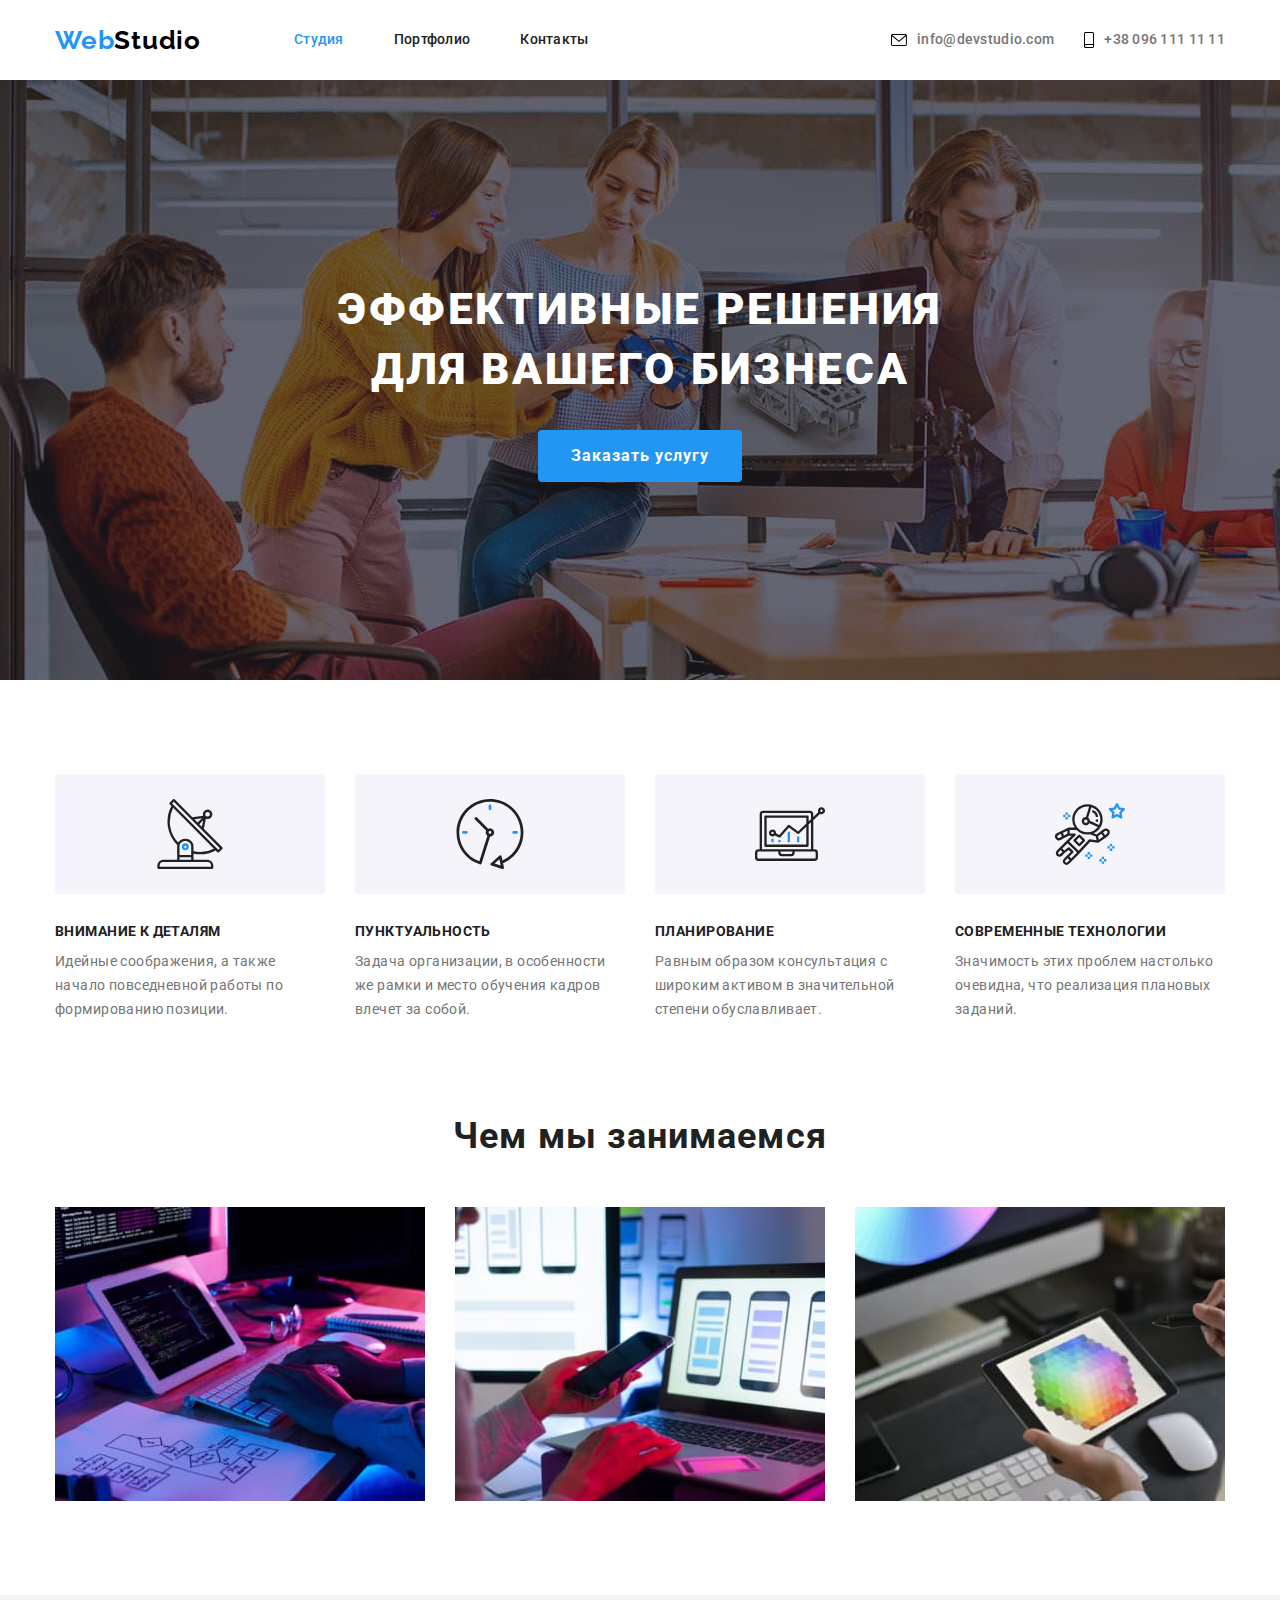
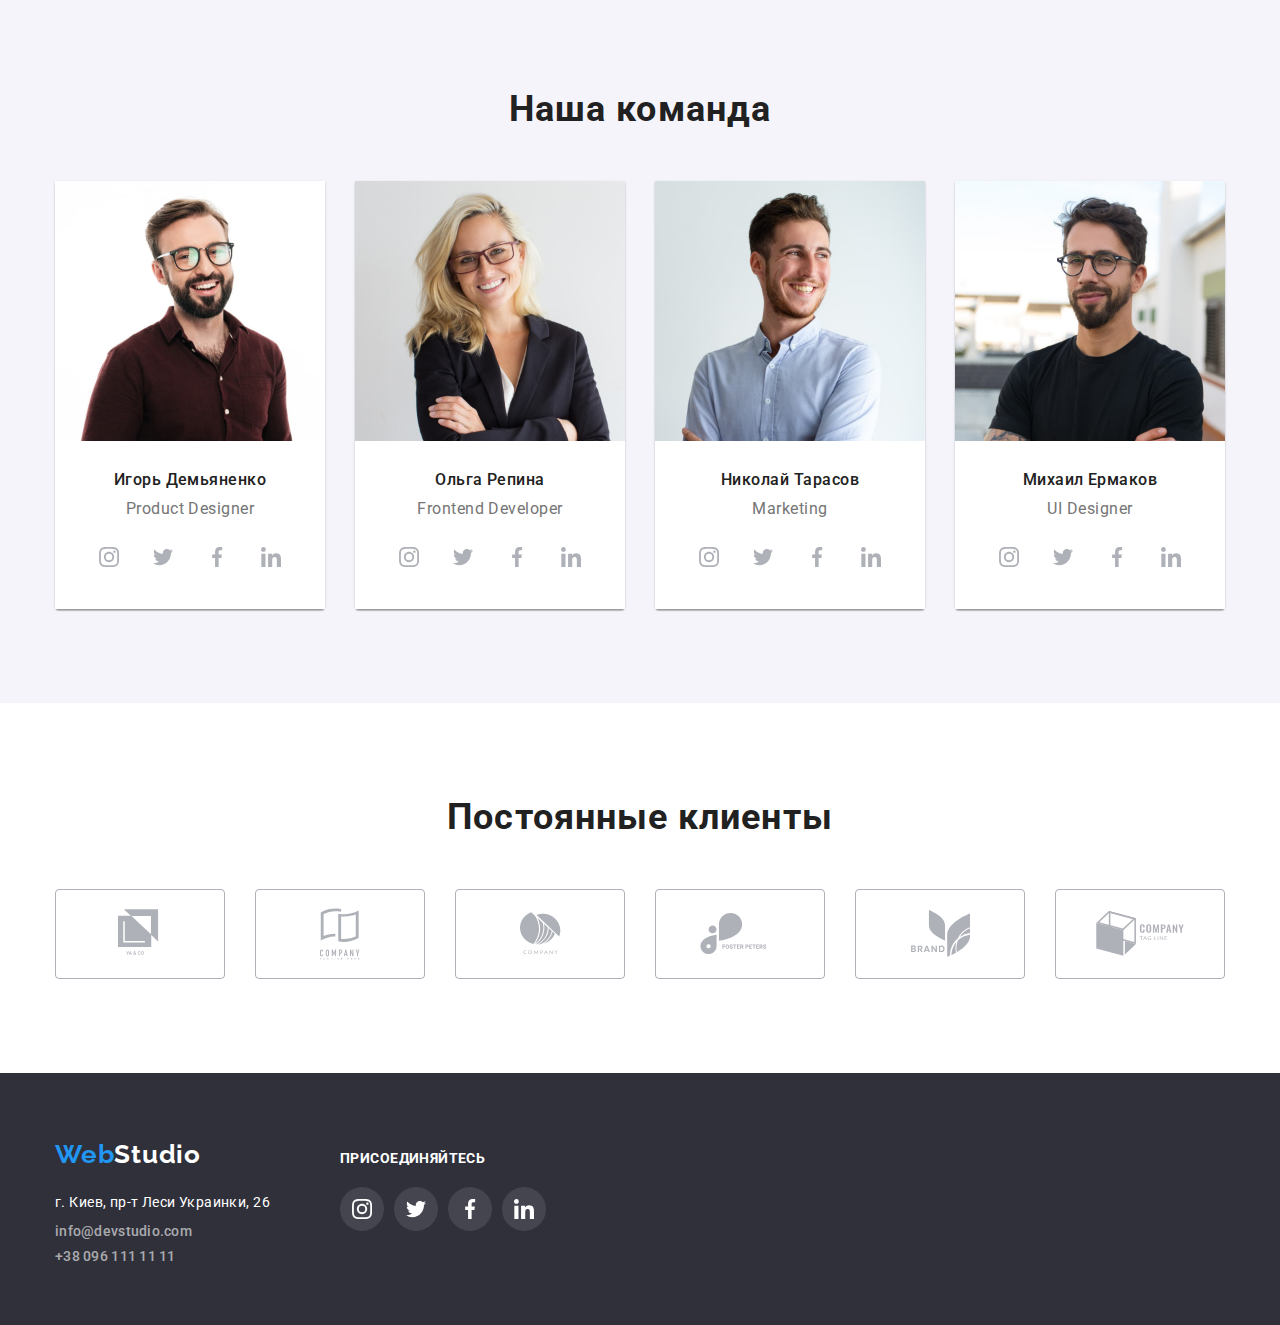
<file: index.html>
<!DOCTYPE html>
<html lang="ru">

<head>
    <meta charset="UTF-8">
    <meta name="viewport" content="width=device-width, initial-scale=1.0">
    <title>Студия</title>
    <link
        href="https://fonts.googleapis.com/css2?family=Raleway:wght@700&family=Roboto:wght@400;500;700;900&display=swap"
        rel="stylesheet">
    <link rel="stylesheet"
        href="https://cdnjs.cloudflare.com/ajax/libs/modern-normalize/1.0.0/modern-normalize.min.css" />
    <link rel="stylesheet" href="./css/common.css">
    <link rel="stylesheet" href="./css/main.css">
</head>

<body class="body">
    <!-- Шапка -->
    <header class="header">
        <div class="container">
            <div class="main-header">
                <nav class="main-nav">
                    <a href="./index.html" class="logo"><span class="logo-web">Web</span>Studio</a>
                    <ul class="site-nav list">
                        <li class="item"><a href="" class="link current">Студия</a></li>
                        <li class="item"><a href="./portfolio.html" class="link">Портфолио</a></li>
                        <li class="item"><a href="#address" class="link">Контакты</a></li>
                    </ul>
                </nav>
                <ul class="header-item list">
                    <li class="item">
                        <a class="link" href="mailto:info@devstudio.com">
                            <svg class="link-icon" width="16" height="12">
                                <use href="./images/sprite.svg#icon-envelope"></use>
                            </svg>
                            info@devstudio.com</a>
                    </li>
                    <li class="item">
                        <a class="link" href="tel:+380961111111">
                            <svg class="link-icon" width="10" height="16">
                                <use href="./images/sprite.svg#icon-smartphone"></use>
                            </svg>
                            +38 096 111 11 11</a>
                    </li>
                </ul>
            </div>
        </div>
    </header>


    <main>
        <!-- Герой -->
        <section class="hero overlay">
            <div class="container">
                <h1 class="title">Эффективные решения для вашего бизнеса</h1>
                <a href="" class="button primary">Заказать услугу</a>
            </div>
        </section>


        <!-- Описание преимуществ -->
        <section class="feature">
            <div class="container">
                <ul class="list">
                    <li class="list-item">
                        <div class="feature-item">
                            <svg class="feature-icon" width="70" height="70">
                                <use href="./images/sprite.svg#icon-antenna-1"></use>
                            </svg></div>
                        <h2 class="title ">Внимание к деталям</h2>
                        <p class="text ">Идейные соображения, а также начало повседневной работы по формированию
                            позиции.</p>
                    </li>
                    <li class="list-item">
                        <div class="feature-item">
                            <svg class="feature-icon" width="70" height="70">
                                <use href="./images/sprite.svg#icon-clock-1"></use>
                            </svg></div>
                        <h2 class="title">Пунктуальность</h2>
                        <p class="text">Задача организации, в особенности же рамки и место обучения кадров влечет за
                            собой.</p>
                    </li>
                    <li class="list-item">
                        <div class="feature-item">
                            <svg class="feature-icon" width="70" height="70">
                                <use href="./images/sprite.svg#icon-diagram-1"></use>
                            </svg></div>
                        <h2 class="title">Планирование</h2>
                        <p class="text">Равным образом консультация с широким активом в значительной степени
                            обуславливает.</p>
                    </li>
                    <li class="list-item">
                        <div class="feature-item">
                            <svg class="feature-icon" width="70" height="70">
                                <use href="./images/sprite.svg#icon-astronaut"></use>
                            </svg></div>
                        <h2 class="title">Современные технологии</h2>
                        <p class="text">Значимость этих проблем настолько очевидна, что реализация плановых заданий.
                        </p>
                    </li>
                </ul>
            </div>
        </section>

        <!-- Чем мы занимаемся -->
        <section class="work">
            <div class="container">
                <h2 class="title">Чем мы занимаемся</h2>
                <ul class="work-item list">
                    <li class="work-list"><img src="./images/img-4.jpg" class="link"
                            alt="человек печатает на клавиатуре" width="370" height="294"></li>
                    <li class="work-list"><img src="./images/img-5.jpg" class="link"
                            alt="человек держит телефон в руках и смотрит на монитор" width="370" height="294"></li>
                    <li class="work-list"><img src="./images/img-6.jpg" class="link"
                            alt="человек держит в руках планшет" width="370" height="294"></li>
                </ul>
            </div>
        </section>

        <!-- Наша команда -->
        <section class="team">
            <div class="container">
                <h2 class="team-title">Наша команда</h2>
                <ul class="list">
                    <li class="team-list">
                        <div class="team-item">
                            <img src="./images/igor.jpg" class="link" alt="мужчина в очках улыбается" width="270"
                                height="260">
                            <div class="content">
                                <h3 class="title">Игорь Демьяненко</h3>
                                <p class="text">Product Designer</p>
                            </div>
                            <ul class="social-item list">
                                <li class="social-list">
                                    <a class="social-link" href="https://www.Instagram.com/" target="_blank"
                                        rel="noopener noreferer" aria-label="instagram">
                                        <svg class="social-icon">
                                            <use href="./images/sprite.svg#icon-instagram"></use>
                                        </svg>
                                    </a>
                                </li>
                                <li class="social-list">
                                    <a class="social-link" href="https://www.Twitter.com/" target="_blank"
                                        rel="noopener noreferer" aria-label="twitter">
                                        <svg class="social-icon">
                                            <use href="./images/sprite.svg#icon-twitter"></use>
                                        </svg>
                                    </a>
                                </li>
                                <li class="social-list">
                                    <a class="social-link" href="https://www.Facebook.com/" target="_blank"
                                        rel="noopener noreferer" aria-label="facebook">
                                        <svg class="social-icon">
                                            <use href="./images/sprite.svg#icon-facebook"></use>
                                        </svg>
                                    </a>
                                </li>
                                <li class="social-list">
                                    <a class="social-link" href="https://www.LinkedIn.com/" target="_blank"
                                        rel="noopener noreferer" aria-label="linedin">
                                        <svg class="social-icon">
                                            <use href="./images/sprite.svg#icon-linkedin"></use>
                                        </svg>
                                    </a>
                                </li>
                            </ul>
                        </div>
                    </li>
                    <li class="team-list">
                        <div class="team-item">
                            <img src="./images/olga.jpg" class="link" alt="женщина в очках улыбается" width="270"
                                height="260">
                            <div class="content">
                                <h3 class="title">Ольга Репина</h3>
                                <p class="text">Frontend Developer</p>
                            </div>
                            <ul class="social-item list">
                                <li class="social-list">
                                    <a class="social-link" href="https://www.Instagram.com/" target="_blank"
                                        rel="noopener noreferer" aria-label="instagram">
                                        <svg class="social-icon">
                                            <use href="./images/sprite.svg#icon-instagram"></use>
                                        </svg>
                                    </a>
                                </li>
                                <li class="social-list">
                                    <a class="social-link" href="https://www.Twitter.com/" target="_blank"
                                        rel="noopener noreferer" aria-label="twitter">
                                        <svg class="social-icon">
                                            <use href="./images/sprite.svg#icon-twitter"></use>
                                        </svg>
                                    </a>
                                </li>
                                <li class="social-list">
                                    <a class="social-link" href="https://www.Facebook.com/" target="_blank"
                                        rel="noopener noreferer" aria-label="facebook">
                                        <svg class="social-icon">
                                            <use href="./images/sprite.svg#icon-facebook"></use>
                                        </svg>
                                    </a>
                                </li>
                                <li class="social-list">
                                    <a class="social-link" href="https://www.LinkedIn.com/" target="_blank"
                                        rel="noopener noreferer" aria-label="linedin">
                                        <svg class="social-icon">
                                            <use href="./images/sprite.svg#icon-linkedin"></use>
                                        </svg>
                                    </a>
                                </li>
                            </ul>
                        </div>
                    </li>
                    <li class="team-list">
                        <div class="team-item">
                            <img src="./images/nikolai.jpg" class="link" alt="мужчина смотрит в сторону" width="270"
                                height="260">
                            <div class="content">
                                <h3 class="title">Николай Тарасов</h3>
                                <p class="text">Marketing</p>
                            </div>
                            <ul class="social-item list">
                                <li class="social-list">
                                    <a class="social-link" href="https://www.Instagram.com/" target="_blank"
                                        rel="noopener noreferer" aria-label="instagram">
                                        <svg class="social-icon">
                                            <use href="./images/sprite.svg#icon-instagram"></use>
                                        </svg>
                                    </a>
                                </li>
                                <li class="social-list">
                                    <a class="social-link" href="https://www.Twitter.com/" target="_blank"
                                        rel="noopener noreferer" aria-label="twitter">
                                        <svg class="social-icon">
                                            <use href="./images/sprite.svg#icon-twitter"></use>
                                        </svg>
                                    </a>
                                </li>
                                <li class="social-list">
                                    <a class="social-link" href="https://www.Facebook.com/" target="_blank"
                                        rel="noopener noreferer" aria-label="facebook">
                                        <svg class="social-icon">
                                            <use href="./images/sprite.svg#icon-facebook"></use>
                                        </svg>
                                    </a>
                                </li>
                                <li class="social-list">
                                    <a class="social-link" href="https://www.LinkedIn.com/" target="_blank"
                                        rel="noopener noreferer" aria-label="linedin">
                                        <svg class="social-icon">
                                            <use href="./images/sprite.svg#icon-linkedin"></use>
                                        </svg>
                                    </a>
                                </li>
                            </ul>
                        </div>
                    </li>
                    <li class="team-list">
                        <div class="team-item">
                            <img src="./images/mihail.jpg" class="link" alt="мужчина в очках улыбается" width="270"
                                height="260">
                            <div class="content">
                                <h3 class="title">Михаил Ермаков</h3>
                                <p class="text">UI Designer</p>
                            </div>
                            <ul class="social-item list">
                                <li class="social-list">
                                    <a class="social-link" href="https://www.instagram.com/" target="_blank"
                                        rel="noopener noreferer" aria-label="instagram">
                                        <svg class="social-icon">
                                            <use href="./images/sprite.svg#icon-instagram"></use>
                                        </svg>
                                    </a>
                                </li>
                                <li class="social-list">
                                    <a class="social-link" href="https://www.twitter.com/" target="_blank"
                                        rel="noopener noreferer" aria-label="twitter">
                                        <svg class="social-icon">
                                            <use href="./images/sprite.svg#icon-twitter"></use>
                                        </svg>
                                    </a>
                                </li>
                                <li class="social-list">
                                    <a class="social-link" href="https://www.facebook.com/" target="_blank"
                                        rel="noopener noreferer" aria-label="facebook">
                                        <svg class="social-icon">
                                            <use href="./images/sprite.svg#icon-facebook"></use>
                                        </svg>
                                    </a>
                                </li>
                                <li class="social-list">
                                    <a class="social-link" href="https://www.linkedIn.com/" target="_blank"
                                        rel="noopener noreferer" aria-label="linedin">
                                        <svg class="social-icon">
                                            <use href="./images/sprite.svg#icon-linkedin"></use>
                                        </svg>
                                    </a>
                                </li>
                            </ul>
                        </div>
                    </li>
                </ul>
            </div>
        </section>


        <!-- Постоянные клиенты -->
        <section class="clients">
            <div class="container">
                <h2 class="clients-title">Постоянные клиенты</h2>
                <div class="">
                    <ul class="list icon-list">
                        <li class="icon-title">
                            <a class="link-clients" href="">
                                <svg class="icon-clients" width="44.3" height="49.2">
                                    <use href="./images/sprite.svg#icon-logo1"></use>
                                </svg>
                            </a>
                        </li>
                        <li class="icon-title">
                            <a class="link-clients" href="">
                                <svg class="icon-clients" width="40" height="52">
                                    <use href="./images/sprite.svg#icon-logo2"></use>
                                </svg>
                            </a>
                        </li>
                        <li class="icon-title">
                            <a class="link-clients" href="">
                                <svg class="icon-clients" width="41" height="42.6">
                                    <use href="./images/sprite.svg#icon-logo3"></use>
                                </svg>
                            </a>
                        </li>
                        <li class="icon-title">
                            <a class="link-clients" href="">
                                <svg class="icon-clients" width="79.7" height="42">
                                    <use href="./images/sprite.svg#icon-logo4"></use>
                                </svg>
                            </a>
                        </li>
                        <li class="icon-title">
                            <a class="link-clients" href="">
                                <svg class="icon-clients" width="59" height="47">
                                    <use href="./images/sprite.svg#icon-logo5"></use>
                                </svg>
                            </a>
                        </li>
                        <li class="icon-title">
                            <a class="link-clients" href="">
                                <svg class="icon-clients" width="88.5" height="45.4">
                                    <use href="./images/sprite.svg#icon-logo6"></use>
                                </svg>
                            </a>
                        </li>
                    </ul>
                </div>
            </div>
        </section>
    </main>
    <!-- Подвал -->
    <footer class="footer">
            <div class="container container-icon">
                <div>
                    <div class="footer-logo">
                        <a href="./index.html" class="logo-footer"><span class="logo-web">Web</span>Studio</a>
                    </div>
                    <address class="address" id="address">
                        г. Киев, пр-т Леси Украинки, 26 <br>
                        <div class="mail">
                            <a href="mailto:info@devstudio.com" class="link">info@devstudio.com</a>
                        </div>
                        <div class="tel">
                            <a href="tel:+380961111111" class="link">+38 096 111 11 11</a>
                        </div>
                    </address>
                </div>

                <div class="footer-icon">
                    <h2 class="footer-title">ПРИСОЕДИНЯЙТЕСЬ</h2>
                    <ul class="list footer-item">
                        <li class="footer-list">
                            <a class="footer-link" href="https://www.instagram.com/" target="_blank"
                                rel="noopener noreferer" aria-label="instagram">
                                <svg class="footer-svg">
                                    <use href="./images/sprite.svg#icon-instagram"></use>
                                </svg>
                            </a>
                        </li>
                        <li class="footer-list">
                            <a class="footer-link" href="https://www.twitter.com/" target="_blank"
                                rel="noopener noreferer" aria-label="twitter">
                                <svg class="footer-svg">
                                    <use href="./images/sprite.svg#icon-twitter"></use>
                                </svg>
                            </a>
                        </li>
                        <li class="footer-list">
                            <a class="footer-link" href="https://www.facebook.com/" target="_blank"
                                rel="noopener noreferer" aria-label="facebook">
                                <svg class="footer-svg">
                                    <use href="./images/sprite.svg#icon-facebook"></use>
                                </svg>
                            </a>
                        </li>
                        <li class="footer-list">
                            <a class="footer-link" href="https://www.linkedin.com/" target="_blank"
                                rel="noopener noreferer" aria-label="linkedin">
                                <svg class="footer-svg">
                                    <use href="./images/sprite.svg#icon-linkedin"></use>
                                </svg>
                            </a>
                        </li>
                    </ul>
                </div>
            </div>
    </footer>

</body>

</html>
</file>
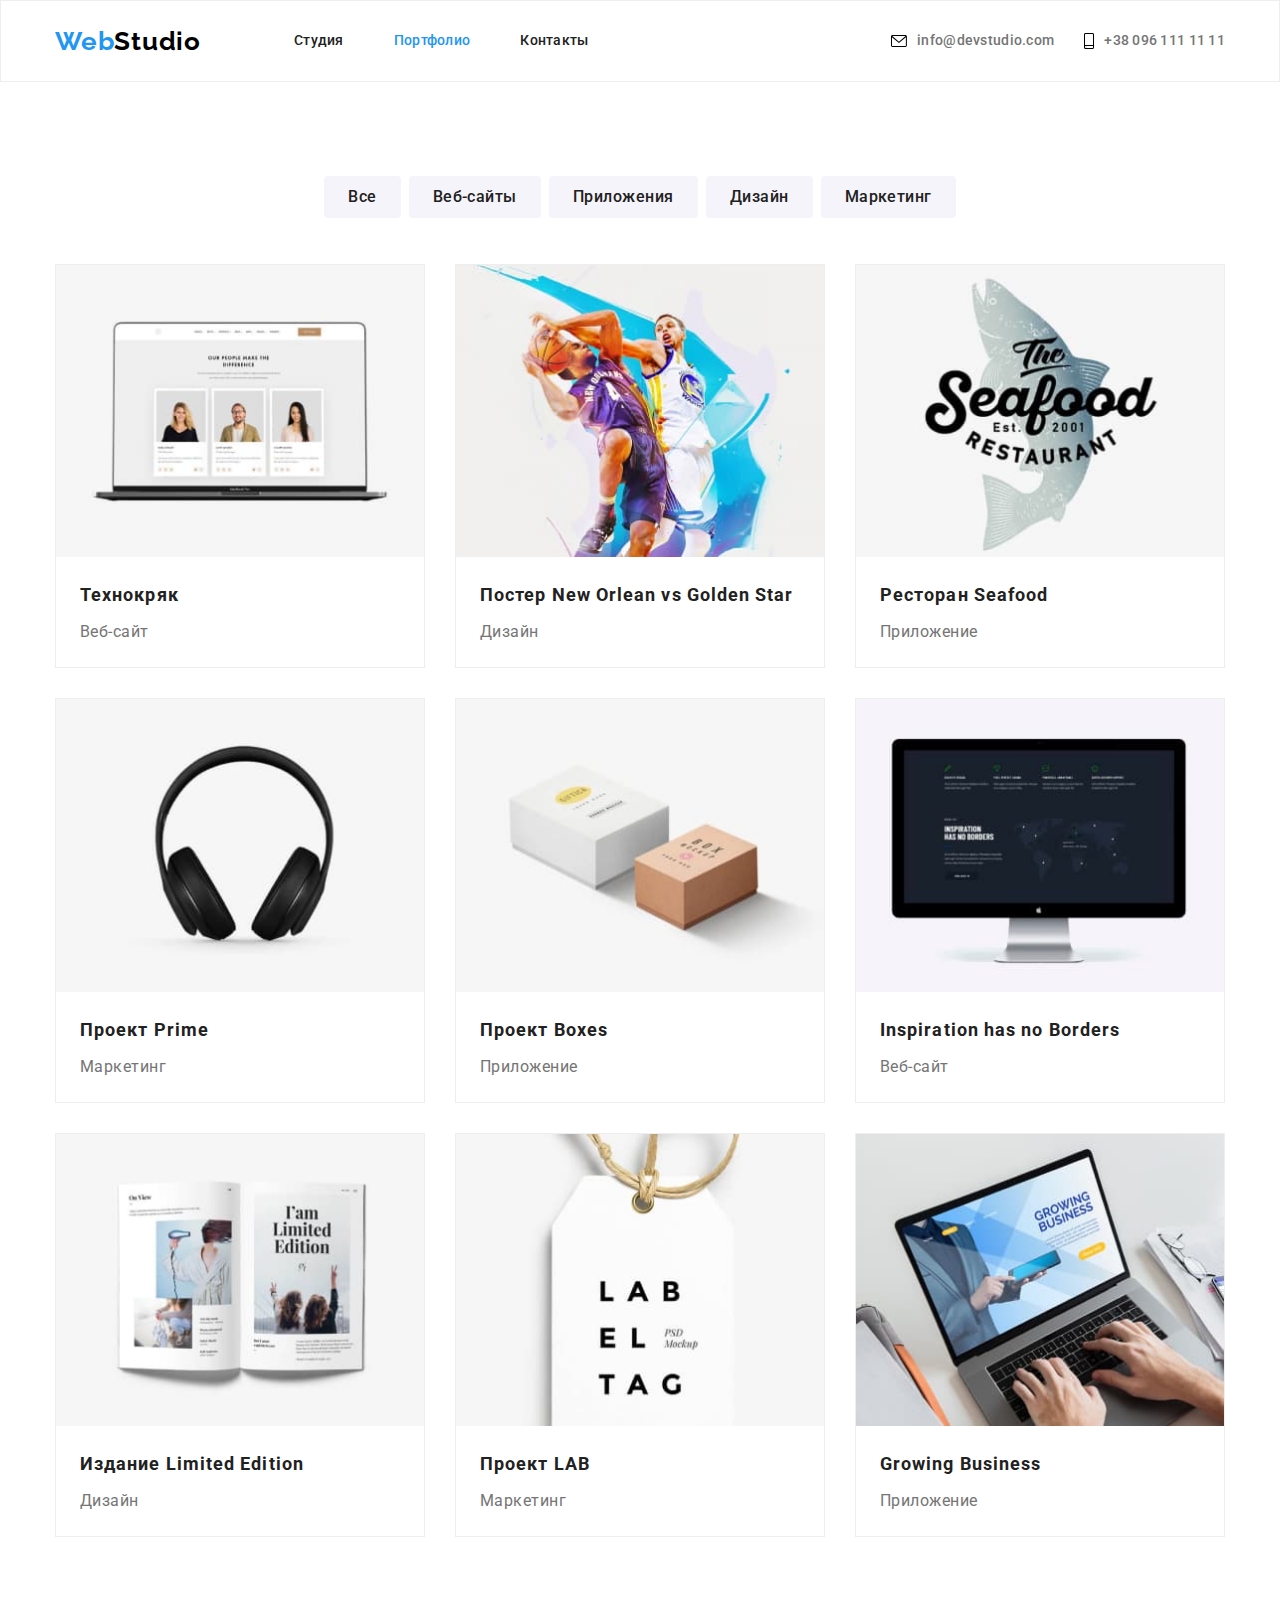
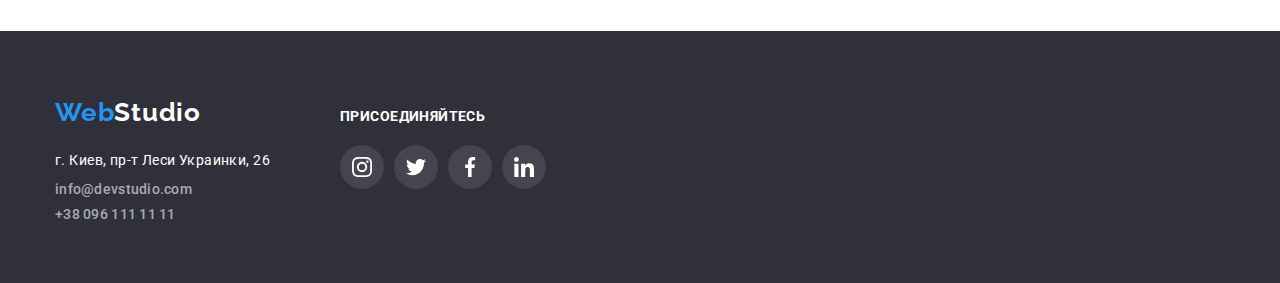
<file: portfolio.html>
<!DOCTYPE html>
<html lang="ru">

<head>
    <meta charset="UTF-8">
    <meta name="viewport" content="width=device-width, initial-scale=1.0">
    <title>Портфолио</title>
    <link
        href="https://fonts.googleapis.com/css2?family=Raleway:wght@700&family=Roboto:wght@400;500;700;900&display=swap"
        rel="stylesheet">
    <link rel="stylesheet"
        href="https://cdnjs.cloudflare.com/ajax/libs/modern-normalize/1.0.0/modern-normalize.min.css" />
    <link rel="stylesheet" href="./css/common.css">
    <link rel="stylesheet" href="./css/portfolio.css">
</head>

<body class="body">
    <!-- Шапка -->
    <header class="header">
        <div class="container">
            <div class="main-header">
                <nav class="main-nav">
                    <a href="./index.html" class="logo"><span class="logo-web">Web</span>Studio</a>
                    <ul class="site-nav list">
                        <li class="item"><a href="./index.html" class="link">Студия</a></li>
                        <li class="item"><a href="./portfolio.html" class="link current">Портфолио</a></li>
                        <li class="item"><a href="#address" class="link">Контакты</a></li>
                    </ul>
                </nav>
                <ul class="header-item list">
                    <li class="item">
                        <a class="link" href="mailto:info@devstudio.com">
                            <svg class="link-icon" width="16" height="12">
                                <use href="./images/sprite.svg#icon-envelope"></use>
                            </svg>
                            info@devstudio.com</a>
                    </li>
                    <li class="item">
                        <a class="link" href="tel:+380961111111">
                            <svg class="link-icon" width="10" height="16">
                                <use href="./images/sprite.svg#icon-smartphone"></use>
                            </svg>
                            +38 096 111 11 11</a>
                    </li>
                </ul>
            </div>
        </div>
    </header>

    <main>
        <!-- Проекты -->
        <section class="project">
            <div class="container">
                <h1 hidden>Проекты</h1>
                <div class="button-project">
                    <ul class="project-list list">
                        <li class="project-btn"><button type="button" class="button secondary">Все</button></li>
                        <li class="project-btn"><button type="button" class="button secondary">Веб-сайты</button></li>
                        <li class="project-btn"><button type="button" class="button secondary">Приложения</button></li>
                        <li class="project-btn"><button type="button" class="button secondary">Дизайн</button></li>
                        <li class="project-btn"><button type="button" class="button secondary">Маркетинг</button></li>
                    </ul>
                </div>
                <ul class="content list">
                    <li class="main-list">
                        <div class="project-img">
                            <img src="./images/img-7.jpg" width="370" height="294" alt="открытый лаптоп">
                            <div class="button-list">
                                <h2 class="title">Технокряк</h2>
                                <p class="text">Веб-сайт</p>
                            </div>
                        </div>
                    </li>
                    <li class="main-list">
                        <div class="project-img">
                            <img src="./images/img-8.jpg" width="370" height="294" alt="двое мужчин играют в баскетбол">
                            <div class="button-list">
                                <h2 class="title">Постер New Orlean vs Golden Star</h2>
                                <p class="text">Дизайн</p>
                            </div>
                        </div>
                    </li>
                    <li class="main-list">
                        <div class="project-img">
                            <img src="./images/img-9.jpg" width="370" height="294" alt="логотип ресторана">
                            <div class="button-list">
                                <h2 class="title">Ресторан Seafood</h2>
                                <p class="text">Приложение</p>
                            </div>
                        </div>
                    </li>
                    <li class="main-list">
                        <div class="project-img">
                            <img src="./images/img-10.jpg" width="370" height="294" alt="наушники">
                            <div class="button-list">
                                <h2 class="title">Проект Prime</h2>
                                <p class="text">Маркетинг</p>
                            </div>
                        </div>
                    </li>
                    <li class="main-list">
                        <div class="project-img">
                            <img src="./images/img-11.jpg" width="370" height="294" alt="две коробочки">
                            <div class="button-list">
                                <h2 class="title">Проект Boxes</h2>
                                <p class="text">Приложение</p>
                            </div>
                        </div>
                    </li>
                    <li class="main-list">
                        <div class="project-img">
                            <img src="./images/img-12.jpg" width="370" height="294" alt="монитор">
                            <div class="button-list">
                                <h2 class="title">Inspiration has no Borders</h2>
                                <p class="text">Веб-сайт</p>
                            </div>
                        </div>
                    </li>
                    <li class="main-list">
                        <div class="project-img">
                            <img src="./images/img-13.jpg" width="370" height="294" alt="открытая книга">
                            <div class="button-list">
                                <h2 class="title">Издание Limited Edition</h2>
                                <p class="text">Дизайн</p>
                            </div>
                        </div>
                    </li>
                    <li class="main-list">
                        <div class="project-img">
                            <img src="./images/img-14.jpg" width="370" height="294" alt="подвеска рекламы">
                            <div class="button-list">
                                <h2 class="title">Проект LAB</h2>
                                <p class="text">Маркетинг</p>
                            </div>
                        </div>
                    </li>
                    <li class="main-list">
                        <div class="project-img">
                            <img src="./images/img-15.jpg" width="370" height="294" alt="руки на лаптопе">
                            <div class="button-list">
                                <h2 class="title">Growing Business</h2>
                                <p class="text">Приложение</p>
                            </div>
                        </div>
                    </li>
                </ul>
            </div>

        </section>
    </main>

    <!-- Подвал -->
    <footer class="footer">
        <div class="container container-icon">
            <div>
                <div class="footer-logo">
                    <a href="./index.html" class="logo-footer"><span class="logo-web">Web</span>Studio</a>
                </div>
                    <address class="address" id="address">
                        г. Киев, пр-т Леси Украинки, 26 <br>
                        <div class="mail">
                            <a href="mailto:info@devstudio.com" class="link">info@devstudio.com</a>
                        </div>
                        <div class="tel">
                            <a href="tel:+380961111111" class="link">+38 096 111 11 11</a>
                        </div>
                    </address>
            </div>

            <div class="footer-icon">
                <h2 class="footer-title">ПРИСОЕДИНЯЙТЕСЬ</h2>
                <ul class="list footer-item">
                    <li class="footer-list">
                        <a class="footer-link" href="https://www.instagram.com/" target="_blank"
                            rel="noopener noreferer" aria-label="instagram">
                            <svg class="footer-svg">
                                <use href="./images/sprite.svg#icon-instagram"></use>
                            </svg>
                        </a>
                    </li>
                    <li class="footer-list">
                        <a class="footer-link" href="https://www.twitter.com/" target="_blank" rel="noopener noreferer"
                            aria-label="twitter">
                            <svg class="footer-svg">
                                <use href="./images/sprite.svg#icon-twitter"></use>
                            </svg>
                        </a>
                    </li>
                    <li class="footer-list">
                        <a class="footer-link" href="https://www.facebook.com/" target="_blank" rel="noopener noreferer"
                            aria-label="facebook">
                            <svg class="footer-svg">
                                <use href="./images/sprite.svg#icon-facebook"></use>
                            </svg>
                        </a>
                    </li>
                    <li class="footer-list">
                        <a class="footer-link" href="https://www.linkedin.com/" target="_blank" rel="noopener noreferer"
                            aria-label="linkedin">
                            <svg class="footer-svg">
                                <use href="./images/sprite.svg#icon-linkedin"></use>
                            </svg>
                        </a>
                    </li>
                </ul>
            </div>
        </div>
    </footer>
</body>

</html>
</file>
<file: css/common.css>
:root {
    --primary-text-color: #757575;
    --title-text-color: #212121;
    --accent-color: #2196F3;
    --button-color: #FFFFFF;
    --primary-br-color:#FFFFFF;
    --secondary-br-color:#F5F4FA;
    --footer-br-color: #2F303A;
}




/* основной цвет текста #757575 */
/* вторичный цвет текста #212121 */
/* акцент #2196F3 */
/* кнопка #FFFFFF */
/* первичный цвет заливки #FFFFFF */
/* вторичный цвет заливки  #F5F4FA */
/* цвет заливки подвала #2F303A */






/* portfolio.css */


/* body */

.body {
    background-color: #ffffff;
    color: var(--primary-text-color);
    font-family: Roboto, sans-serif;
}

/* header */

.header {
    background-color: #ffffff;
    color: var(--title-text-color);
}

/* logo */

.logo{
    color: #000000 ;
    font-family: Raleway, sans-serif;

    font-weight: 700;
    font-size: 26px;
    line-height: 1.19;
    letter-spacing: 0.03em;
    text-decoration: none;
}

.logo-footer {
    color: #FFFFFF;
}

.logo-web {
   color:var(--accent-color);
}

.list {
    list-style: none;
}

/* site-nav */

.site-nav .link {
    color: var(--title-text-color);
}

.site-nav .link:hover,
.site-nav .link:focus {
    color: var(--accent-color);
}

.site-nav .link.current {
    color: var(--accent-color);
}

/* link-nav */

.link-nav .link {
    color: var(--primary-text-color);
}

.link-nav .link:hover,
.link-nav .link:focus {
    color:  var(--accent-color);
}

.button {
    color: var(--title-text-color);
    background-color: var(--accent-color);
}

/* footer */

.footer {
    background-color: var(--footer-br-color);
}

.address {
    color: #FFFFFF;
}

.footer .link {
    color: rgba(255, 255, 255, 0.6)
}
</file>
<file: css/main.css>
:root {
    --primary-text-color: #757575;
    --title-text-color: #212121;
    --accent-color: #2196F3;
    --button-color: #FFFFFF;
    --primary-br-color:#FFFFFF;
    --secondary-br-color:#F5F4FA;
    --footer-br-color:#2F303A;
    --icon-color: rgba(175, 177, 184, 1);
}

/* body */

.body {
    background-color: #ffffff;
    color: var(--primary-text-color);

    font-family: Roboto, sans-serif;
}

img {
    display: block;
    max-width: 100%;
    height: auto;
}

.list {
    display: flex;
    list-style: none;
    padding: 0;
    margin: 0;
}

.list .list-item + .list-item {
    margin-left: 30px;
}

/* header */

.header {
    background-color: #ffffff;
    color: var(--title-text-color);
}

.container {
    margin-left: auto;
    margin-right: auto;
    width: 1200px;
    padding-right: 15px;
    padding-left: 15px;
}


/* main-nav */

.main-nav {
    align-items: center;
    display: flex;
}

.main-header {
    align-items: center;
    display: flex;
}

/* logo */

.logo{
    color: #000000 ;
    font-family: Raleway, sans-serif;

    font-weight: 700;
    font-size: 26px;
    line-height: 1.19;
    letter-spacing: 0.03em;
    text-decoration: none;
}


.logo-header .logo {
    display: block;
    padding-top: 32px;
    padding-bottom: 32px;
}

.logo-footer {
    color: #FFFFFF;
    font-family: Raleway, sans-serif;

    font-weight: 700;
    font-size: 26px;
    line-height: 1.19;
    letter-spacing: 0.03em;
    text-decoration: none;
}

.logo-web {
   color:var(--accent-color);
}


/* site-nav */

.site-nav {
    margin-left: 93px;
    display: flex;
}

.site-nav .item + .item {
    margin-left: 50px;
}

.site-nav .link {
    display: block;
    padding-top: 32px;
    padding-bottom: 32px;
    color: var(--title-text-color);
    font-family: Roboto;

    font-weight: 500;
    font-size: 14px;
    line-height: 1.14;
    letter-spacing: 0.02em;
    text-decoration: none;
}

.site-nav .link:hover,
.site-nav .link:focus {
    color: var(--accent-color);
}

.site-nav .link.current {
    color: var(--accent-color);
}


/* header-item */

.header-item {
    display: flex;
    align-items: center;
    margin-left: auto;
}


.header-item .item + .item {
    margin-left: 30px;
}

.link {
    font-family: Roboto;
    font-style: normal;
    font-weight: 500;
    font-size: 14px;
    line-height: 1.14;
    letter-spacing: 0.02em;


    display: flex;
    align-items: center;
}

.link-icon {
    margin-right: 10px;
}

.header-item .link {
    color: var(--primary-text-color);
    text-decoration: none
}

.link:hover,
.link:focus {
    color: var(--accent-color);
}

.link:hover .link-icon,
.link:focus .linl-icon {
    fill: var(--accent-color);
}

/* hero */

.hero {
    padding-top: 200px;
    padding-bottom: 200px;
    background-color: #2F303A;
    text-align: center;
}

.overlay {
    height: 600px;
    margin-left: auto;
    margin-right: auto;
    background-image: linear-gradient(
        to right,
        rgba(47, 48, 58, 0.4),
        rgba(47, 48, 58, 0.4)
        ),
    url('../images/header-img-1.jpg');
    background-color: #757575;
    background-repeat: no-repeat;
}

.hero .title {
    margin-top: 0;
    margin-bottom: 30px;
    margin-right: auto;
    margin-left: auto;

    color: #ffffff;
    width: 696px;
    font-weight: 900;
    font-size: 44px;
    line-height: 1.36;
    letter-spacing: 0.06em;
    text-transform: uppercase;
}

/* feature */

.feature {
   padding-top: 94px;
   padding-bottom: 94px;
}

.feature-item {
    display: flex;
    width: 270px;
    height: 120px;
    justify-content: center;
    align-items: center;
    background: #F5F4FA;
    border-radius: 4px;
    margin-bottom: 30px;
}


 /* Можно использовать этот вариант

.list-item :nth-child(1)::before {
    background-image: url(../images/sprite.svg);
} */

.featere-icon {
    background: #F5F4FA;
border-radius: 4px;
}


.feature .title {
    margin-top: 0;
    margin-bottom: 10px;
    color: var(--title-text-color);
    font-weight: 700;
    font-size: 14px;
    line-height: 1.14;
    letter-spacing: 0.03em;
    text-transform: uppercase;
}

.feature .text {
    margin-top: 0;
    margin-bottom: 0;
    color: var(--primary-text-color);
    font-weight: 400;
    font-size: 14px;
    line-height: 1.71;
    letter-spacing: 0.03em;
}


/* work и team title */

.work {
    padding-bottom: 94px;
}

.work-item .work-list + .work-list {
    margin-left: 30px;
}

.work .title,
.team .team-title {
    margin-top: 0;
    margin-bottom: 50px;
    color: var(--title-text-color);
    font-weight: 700;
    font-size: 36px;
    line-height: 1.16;
    text-align: center;
    letter-spacing: 0.03em;
}

/* team */

.team {
    padding-top: 94px;
    padding-bottom: 94px;
    background-color: var(--secondary-br-color);
}

/* social-icon */


.social-link {
    display: flex;
    width: 44px;
    height: 44px;
    justify-content: center;
    align-items: center;
    border: 1px solid transparent;
    border-radius: 50%;
    color: var(--icon-color);
    background-color: var(--button-color);
}

.social-list {
    margin-right: 10px;
}

.social-list:last-child {
    margin-right: 0;
}

.social-item {
    display: flex;
    justify-content: center;
    background-color: var(--button-color);
    padding-bottom: 30px;
}


.social-icon {
    width: 20px;
    height: 20px;
    fill: var(--icon-color);
}

.social-link:hover,
.social-link:focus {
    background-color: var(--accent-color);
}

.social-link:hover .social-icon,
.social-link:focus .social-icon {
    fill: var(--button-color);
}


.clients {
    padding-bottom: 94px;
    padding-top: 94px;
}


.clients-title {
    color: var(--title-text-color);
    font-family: Roboto;
    font-style: normal;
    font-weight: bold;
    font-size: 36px;
    line-height: 1.16;
    text-align: center;
    letter-spacing: 0.03em;
    margin-top: 0;
    margin-bottom: 50px;
}

.icon-clients {
    display: flex;
    justify-content: center;
    align-items: center;
    margin: 0;
}

.icon-title {
    margin-right: 30px;
}


.link-clients:hover,
.link-clients:focus {
    border-color: var(--accent-color);
}

.link-clients:hover .icon-clients,
.link-clients:focus .icon-clients {
    fill: var(--accent-color);
}

.link-clients {
    display: flex;
    justify-content: center;
    align-items: center;
    fill: #AFB1B8;
    width: 170px;
    height: 90px;
    border: 1px solid rgba(175, 177, 184, 1);
    box-sizing: border-box;
    border-radius: 4px;
}


.list .team-list + .team-list {
    margin-left: 30px;
}

.team .title {
    color: var(--title-text-color);
    font-weight: 500;
    font-size: 16px;
    line-height: 1.18;
    letter-spacing: 0.03em;
}

.team-item {
    box-shadow: 0px 1px 3px rgba(0, 0, 0, 0.12), 0px 1px 1px rgba(0, 0, 0, 0.14), 0px 2px 1px rgba(0, 0, 0, 0.2);
    border-radius: 0px 0px 4px 4px;
    width: 270px;
    background-color: var(--button-color);
}


.content {
    text-align: center;
    width: 270px;
    padding: ;
    background-color: #fff;
}

.content .title {
    padding-top: 30px;
    padding-bottom: 0;
    margin-top: 0;
    margin-bottom: 10px;
}

.content .text {
    margin-top: 0;
    margin-bottom: 0;
    padding-bottom: 16px;
}


.team .text {
    color: var(--primary-text-color);
    font-weight: 400;
    font-size: 16px;
    line-height: 1.18;
    letter-spacing: 0.03em;
}



/* button */

.button {
    border-radius: 4px;
    padding: 10px 32px;
    border: 1px solid transparent;
    display: inline-block;
    min-width: 200px;

    color: var(--title-text-color);
    background-color: var(--accent-color);

    font-weight: bold;
    font-size: 16px;
    line-height: 1.87;
    letter-spacing: 0.06em;
    text-decoration: none;
    text-align: center;
}

.button.primary {;
    color: var(--button-color);
    background-color: var(--accent-color);
}


/* footer */

.footer {
    height: 252px;
    margin-left: auto;
    margin-right: auto;
    padding-top: 66px;
    padding-bottom: 54px;
    background-color: var(--footer-br-color);
    font-style: normal;
    font-weight: 400;
    font-size: 14px;
    line-height: 1.71;
    letter-spacing: 0.03em;
}

.footer-logo {
    margin-bottom: 20px;
}

.mail {
    margin-top: 9px;
    margin-bottom: 9px;
}


.address {
    color: #ffffff;
    font-style: normal;
}

.footer .link {
    color: rgba(255, 255, 255, 0.6);
    text-decoration: none;
}

.footer-title {
    display: block;
    margin-top: 0;
    margin-bottom: 20px;
}

.footer-item {
    display: flex;
}

.footer-link {
    display: flex;
    width: 44px;
    height: 44px;
    background-color: rgba(255, 255, 255, 0.1);
    justify-content: center;
    align-items: center;
    border: 1px solid transparent;
    border-radius: 50%;
}

.footer-list:not(:last-child) {
    margin-right: 10px;
}

.footer-link:hover,
.footer-link:focus {
    background-color: var(--accent-color);
}

.footer-title {
    color: var(--button-color);
    font-family: Roboto;
    font-style: normal;
    font-weight: 700;
    font-size: 14px;
    line-height: 1.14;
    letter-spacing: 0.03em;
}

.footer-icon {
    margin-left: 70px;
}

.footer-svg {
    width: 20px;
    height: 20px;
    fill: var(--button-color);
}

.container-icon {
    display: flex;
    align-items: baseline;
}
</file>
<file: css/portfolio.css>
:root {
    --primary-text-color: #757575;
    --title-text-color: #212121;
    --accent-color: #2196F3;
    --button-color: #FFFFFF;
    --primary-br-color:#FFFFFF;
    --secondary-br-color:#F5F4FA;
    --footer-br-color: #2F303A;
}

/* body */

.body {
    background-color: #ffffff;
    color: var(--primary-text-color);

    font-family: Roboto, sans-serif;
}

img {
    display: block;
    max-width: 100%;
    height: auto;
}


.list {
    list-style: none;
    padding: 0;
    margin: 0;
}

.header {
    border: 1px solid rgba(238, 238, 238, 1);
}

.project {
    padding-top: 94px;
    padding-bottom: 94px;
}

.project-list {
    display: flex;
    justify-content: center;
    height: 54px;
}

.content {
    display: flex;
    flex-wrap: wrap;
}


.project-list .project-btn + .project-btn {
    margin-left: 8px;
}


.project-img {
    border: 1px solid rgba(238, 238, 238, 1);
    width: 370px;
}

.main-list {
    margin-right: 30px;
    margin-bottom: 30px;
}


.main-list:nth-child(3n) {
    margin-right: 0;
}

.main-list:nth-last-child(-n+3) {
    margin-bottom: 0px;
}

.project-img:hover {
    box-shadow: 0px 1px 1px rgba(0, 0, 0, 0.12), 0px 4px 4px
    rgba(0, 0, 0, 0.06), 1px 4px 6px
    rgba(0, 0, 0, 0.16);
}

.project-img .title {
    margin-top: 0;
    margin-bottom: 0;
}

.project-img .text {
    margin-top: 0;
    margin-bottom: 0;
}

.container {
    margin-left: auto;
    margin-right: auto;
    width: 1200px;
    padding-right: 15px;
    padding-left: 15px;
}

/* main-nav */

.main-nav {
    align-items: center;
    display: flex;
}

.main-header {
    align-items: center;
    display: flex;
}

/* logo */

.logo{
    color: #000000 ;
    font-family: Raleway, sans-serif;

    font-weight: 700;
    font-size: 26px;
    line-height: 1.19;
    letter-spacing: 0.03em;
    text-decoration: none;
}


.logo-footer {
    color: #FFFFFF;
    font-family: Raleway, sans-serif;

    font-weight: 700;
    font-size: 26px;
    line-height: 1.19;
    letter-spacing: 0.03em;
    text-decoration: none;
}

/* nav */

.site-nav {
    margin-left: 93px;
    display: flex;
}

.site-nav .item + .item {
    margin-left: 50px;
}

.site-nav .link {
    display: block;
    padding-top: 32px;
    padding-bottom: 32px;
    color: var(--title-text-color);
    font-family: Roboto;

    font-weight: 500;
    font-size: 14px;
    line-height: 1.14;
    letter-spacing: 0.02em;
    text-decoration: none;
}

/* header-item */

.header-item {
    display: flex;
    align-items: center;
    margin-left: auto;
}


.header-item .item + .item {
    margin-left: 30px;
}

.link {
    font-family: Roboto;
    font-style: normal;
    font-weight: 500;
    font-size: 14px;
    line-height: 1.14;
    letter-spacing: 0.02em;
    display: flex;
    align-items: center;
}

.link-icon {
    margin-right: 10px;
}

.header-item .link {
    color: var(--primary-text-color);
    text-decoration: none;
}

.link:hover,
.link:focus {
    color: var(--accent-color);
}

.link:hover .link-icon,
.link:focus .linl-icon {
    fill: var(--accent-color);
}

/* title */

.title {
    color: var(--title-text-color);
}

.list .title {
    font-weight: 700;
    font-size: 18px;
    line-height: 2;
    letter-spacing: 0.06em;
}

/* button */

.button {
    color:var(--title-text-color);
    background-color: var(--accent-color);
    font-weight: 500;
    font-size: 16px;
    line-height: 1.62;
    text-align: center;
    letter-spacing: 0.03em;
}

.button-list{
    padding: 20px 24px;
}

.button-list .title {
margin-bottom: 4px;
}


.button-project {
    margin-bottom: 34px;
}

.button.secondary {
    padding: 6px 22px;
    border-radius: 4px;
    border-color: transparent;
    background: var(--secondary-br-color);
}

.button:hover,
.button:focus {
    color: var(--button-color);
    background-color: var(--accent-color);
}

/* text */

.list .text {
    font-weight: 400;
    font-size: 16px;
    line-height: 1.87;
    letter-spacing: 0.03em;
}

/* footer */

.footer {
    height: 252px;
    margin-left: auto;
    margin-right: auto;
    padding-top: 66px;
    padding-bottom: 54px;
    background-color: var(--footer-br-color);
    font-style: normal;
    font-weight: 400;
    font-size: 14px;
    line-height: 1.71;
    letter-spacing: 0.03em;
}

.footer-logo {
    margin-bottom: 20px;
}

.mail {
    margin-top: 9px;
    margin-bottom: 9px;
}


.address {
    color: #ffffff;
    font-style: normal;
}


.footer .link {
    color: rgba(255, 255, 255, 0.6);
    text-decoration: none;
}


.footer-title {
    display: block;
    margin-top: 0;
    margin-bottom: 20px;
}

.footer-item {
    display: flex;
}

.footer-link {
    display: flex;
    width: 44px;
    height: 44px;
    background-color: rgba(255, 255, 255, 0.1);
    justify-content: center;
    align-items: center;
    border: 1px solid transparent;
    border-radius: 50%;
}

.footer-list:not(:last-child) {
    margin-right: 10px;
}

.footer-link:hover,
.footer-link:focus {
    background-color: var(--accent-color);
}

.footer-title {
    color: var(--button-color);
    font-family: Roboto;
    font-style: normal;
    font-weight: 700;
    font-size: 14px;
    line-height: 1.14;
    letter-spacing: 0.03em;
}

.footer-icon {
    margin-left: 70px;
}


.footer-svg {
    width: 20px;
    height: 20px;
    fill: var(--button-color);
}

.container-icon {
    display: flex;
    align-items: baseline;
}
</file>
